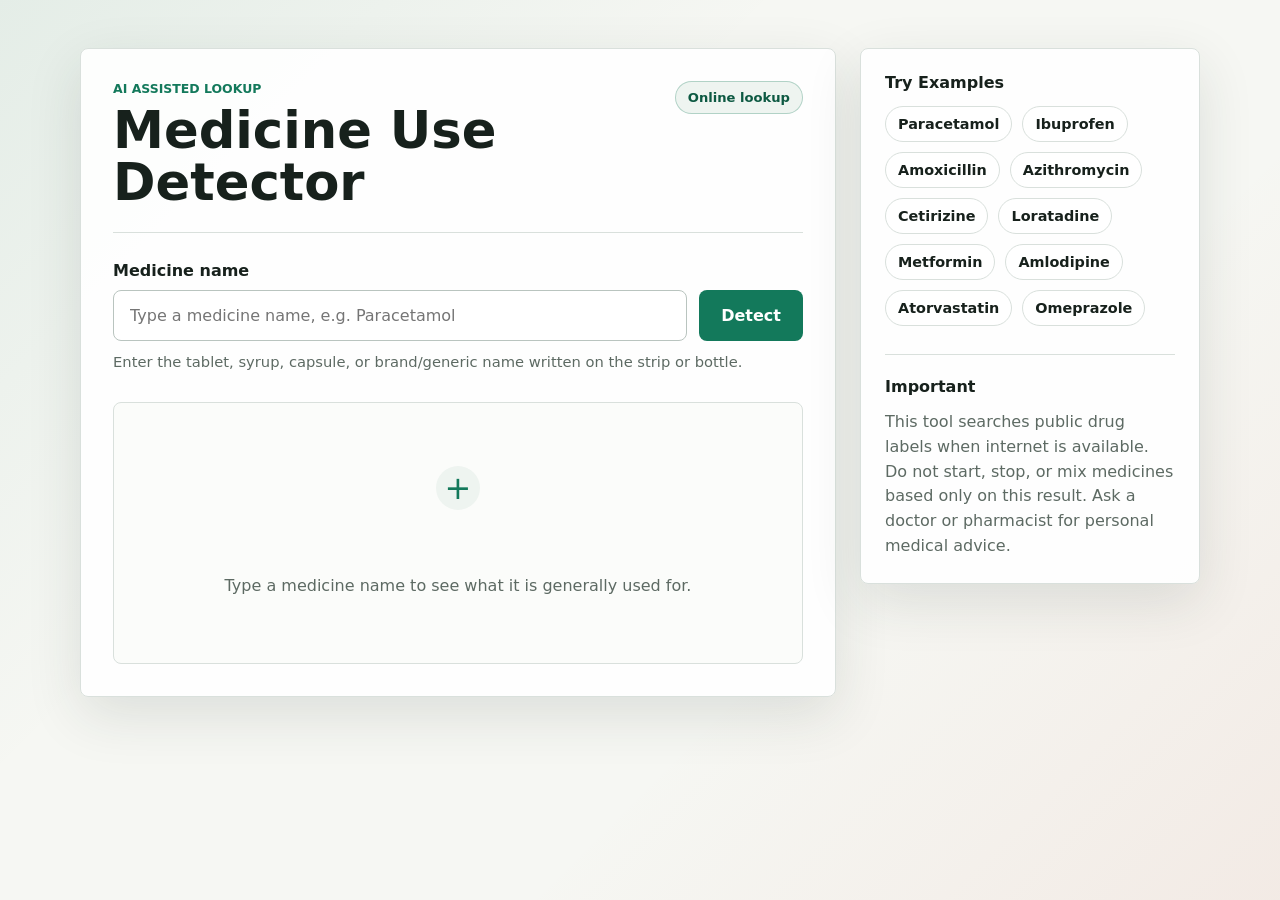
<file: kle sheshgiri/predictor/DEMO/index.html>
<!doctype html>
<html lang="en">
  <head>
    <meta charset="UTF-8" />
    <meta name="viewport" content="width=device-width, initial-scale=1.0" />
    <title>Medicine Use Detector</title>
    <link rel="stylesheet" href="styles.css" />
  </head>
  <body>
    <main class="app-shell">
      <section class="lookup-panel" aria-labelledby="app-title">
        <div class="heading-row">
          <div>
            <p class="eyebrow">AI assisted lookup</p>
            <h1 id="app-title">Medicine Use Detector</h1>
          </div>
          <span class="status-pill">Online lookup</span>
        </div>

        <form class="search-form" id="medicine-form">
          <label for="medicine-input">Medicine name</label>
          <div class="search-row">
            <input
              id="medicine-input"
              name="medicine"
              type="search"
              autocomplete="off"
              placeholder="Type a medicine name, e.g. Paracetamol"
              aria-describedby="input-help"
            />
            <button type="submit" id="detect-button">Detect</button>
          </div>
          <p id="input-help">
            Enter the tablet, syrup, capsule, or brand/generic name written on the strip or bottle.
          </p>
        </form>

        <div class="result-card" id="result-card" aria-live="polite">
          <div class="empty-state">
            <span class="empty-icon" aria-hidden="true">+</span>
            <p>Type a medicine name to see what it is generally used for.</p>
          </div>
        </div>
      </section>

      <aside class="side-panel" aria-label="Popular medicine examples">
        <h2>Try Examples</h2>
        <div class="chips" id="example-list"></div>

        <div class="notice">
          <h2>Important</h2>
          <p>
            This tool searches public drug labels when internet is available. Do not start, stop, or mix medicines based only on this result.
            Ask a doctor or pharmacist for personal medical advice.
          </p>
        </div>
      </aside>
    </main>

    <script src="app.js"></script>
  </body>
</html>
</file>
<file: kle sheshgiri/predictor/DEMO/styles.css>
:root {
  --bg: #f6f7f3;
  --surface: #ffffff;
  --surface-2: #eef4f0;
  --text: #17211c;
  --muted: #5d6a63;
  --line: #d9e0dc;
  --primary: #13795b;
  --primary-dark: #0d5942;
  --accent: #c8553d;
  --warning-bg: #fff3d9;
  --warning-text: #6f4300;
  --shadow: 0 18px 55px rgba(29, 48, 39, 0.12);
}

* {
  box-sizing: border-box;
}

body {
  margin: 0;
  min-height: 100vh;
  background:
    linear-gradient(135deg, rgba(19, 121, 91, 0.08), transparent 36%),
    linear-gradient(315deg, rgba(200, 85, 61, 0.08), transparent 35%),
    var(--bg);
  color: var(--text);
  font-family:
    Inter, ui-sans-serif, system-ui, -apple-system, BlinkMacSystemFont, "Segoe UI", sans-serif;
}

button,
input {
  font: inherit;
}

.app-shell {
  display: grid;
  grid-template-columns: minmax(0, 1fr) 340px;
  gap: 24px;
  width: min(1120px, calc(100% - 32px));
  margin: 0 auto;
  padding: 48px 0;
}

.lookup-panel,
.side-panel {
  background: rgba(255, 255, 255, 0.92);
  border: 1px solid var(--line);
  border-radius: 8px;
  box-shadow: var(--shadow);
}

.lookup-panel {
  padding: 32px;
}

.heading-row {
  display: flex;
  align-items: flex-start;
  justify-content: space-between;
  gap: 18px;
  border-bottom: 1px solid var(--line);
  padding-bottom: 24px;
}

.eyebrow {
  margin: 0 0 8px;
  color: var(--primary);
  font-size: 0.78rem;
  font-weight: 800;
  letter-spacing: 0;
  text-transform: uppercase;
}

h1,
h2,
p {
  margin-top: 0;
}

h1 {
  margin-bottom: 0;
  font-size: clamp(2rem, 4vw, 3.3rem);
  line-height: 1.02;
  letter-spacing: 0;
}

h2 {
  margin-bottom: 14px;
  font-size: 1rem;
}

.status-pill {
  flex: 0 0 auto;
  border: 1px solid rgba(19, 121, 91, 0.28);
  border-radius: 999px;
  color: var(--primary-dark);
  background: var(--surface-2);
  padding: 8px 12px;
  font-size: 0.82rem;
  font-weight: 700;
}

.search-form {
  padding: 28px 0;
}

label {
  display: block;
  margin-bottom: 10px;
  color: var(--text);
  font-weight: 800;
}

.search-row {
  display: grid;
  grid-template-columns: minmax(0, 1fr) auto;
  gap: 12px;
}

input {
  min-width: 0;
  width: 100%;
  border: 1px solid #b9c4bf;
  border-radius: 8px;
  padding: 15px 16px;
  color: var(--text);
  background: var(--surface);
  outline: none;
}

input:focus {
  border-color: var(--primary);
  box-shadow: 0 0 0 4px rgba(19, 121, 91, 0.14);
}

button {
  border: 0;
  border-radius: 8px;
  background: var(--primary);
  color: #fff;
  cursor: pointer;
  font-weight: 800;
  padding: 0 22px;
}

button:hover,
button:focus-visible {
  background: var(--primary-dark);
}

button:disabled {
  cursor: wait;
  opacity: 0.72;
}

#input-help {
  margin: 10px 0 0;
  color: var(--muted);
  font-size: 0.92rem;
  line-height: 1.5;
}

.result-card {
  min-height: 250px;
  border: 1px solid var(--line);
  border-radius: 8px;
  background: #fbfcfa;
  padding: 36px 24px 24px;
}

.empty-state {
  display: grid;
  place-items: center;
  min-height: 200px;
  color: var(--muted);
  text-align: center;
}

.empty-icon {
  display: grid;
  width: 44px;
  height: 44px;
  margin-bottom: 12px;
  place-items: center;
  border-radius: 50%;
  background: var(--surface-2);
  color: var(--primary);
  font-size: 2rem;
  line-height: 1;
}

.medicine-title {
  display: flex;
  align-items: center;
  justify-content: space-between;
  gap: 16px;
  margin-bottom: 18px;
}

.medicine-title h2 {
  margin: 0;
  font-size: 1.55rem;
}

.match-badge {
  border-radius: 999px;
  background: #e5f2ec;
  color: var(--primary-dark);
  padding: 7px 11px;
  font-size: 0.8rem;
  font-weight: 800;
  white-space: nowrap;
}

.detail-grid {
  display: grid;
  grid-template-columns: repeat(2, minmax(0, 1fr));
  gap: 14px;
  margin-bottom: 16px;
}

.detail-box {
  border: 1px solid var(--line);
  border-radius: 8px;
  background: var(--surface);
  padding: 16px;
}

.detail-box h3,
.warning h3 {
  margin: 0 0 8px;
  font-size: 0.88rem;
  text-transform: uppercase;
  letter-spacing: 0;
}

.detail-box p,
.warning p,
.notice p {
  margin-bottom: 0;
  color: var(--muted);
  line-height: 1.55;
}

.disease-list {
  display: grid;
  gap: 8px;
  margin: 0;
  padding-left: 20px;
  color: var(--muted);
  line-height: 1.45;
}

.source-note {
  margin: 12px 0 0;
  color: var(--muted);
  font-size: 0.82rem;
}

.warning {
  border: 1px solid #f2d18b;
  border-radius: 8px;
  background: var(--warning-bg);
  color: var(--warning-text);
  padding: 16px;
}

.warning p {
  color: var(--warning-text);
}

.side-panel {
  align-self: start;
  padding: 24px;
}

.chips {
  display: flex;
  flex-wrap: wrap;
  gap: 10px;
}

.chip {
  border: 1px solid var(--line);
  border-radius: 999px;
  background: var(--surface);
  color: var(--text);
  padding: 9px 12px;
  cursor: pointer;
  font-size: 0.9rem;
  font-weight: 700;
}

.chip:hover,
.chip:focus-visible {
  border-color: var(--primary);
  color: var(--primary-dark);
}

.notice {
  margin-top: 28px;
  border-top: 1px solid var(--line);
  padding-top: 22px;
}

.suggestions {
  margin-top: 14px;
  color: var(--muted);
}

.suggestions button {
  margin: 8px 8px 0 0;
}

@media (max-width: 840px) {
  .app-shell {
    grid-template-columns: 1fr;
    padding: 24px 0;
  }

  .lookup-panel {
    padding: 22px;
  }

  .heading-row,
  .medicine-title {
    align-items: flex-start;
    flex-direction: column;
  }

  .search-row,
  .detail-grid {
    grid-template-columns: 1fr;
  }

  button {
    min-height: 48px;
  }
}
</file>
